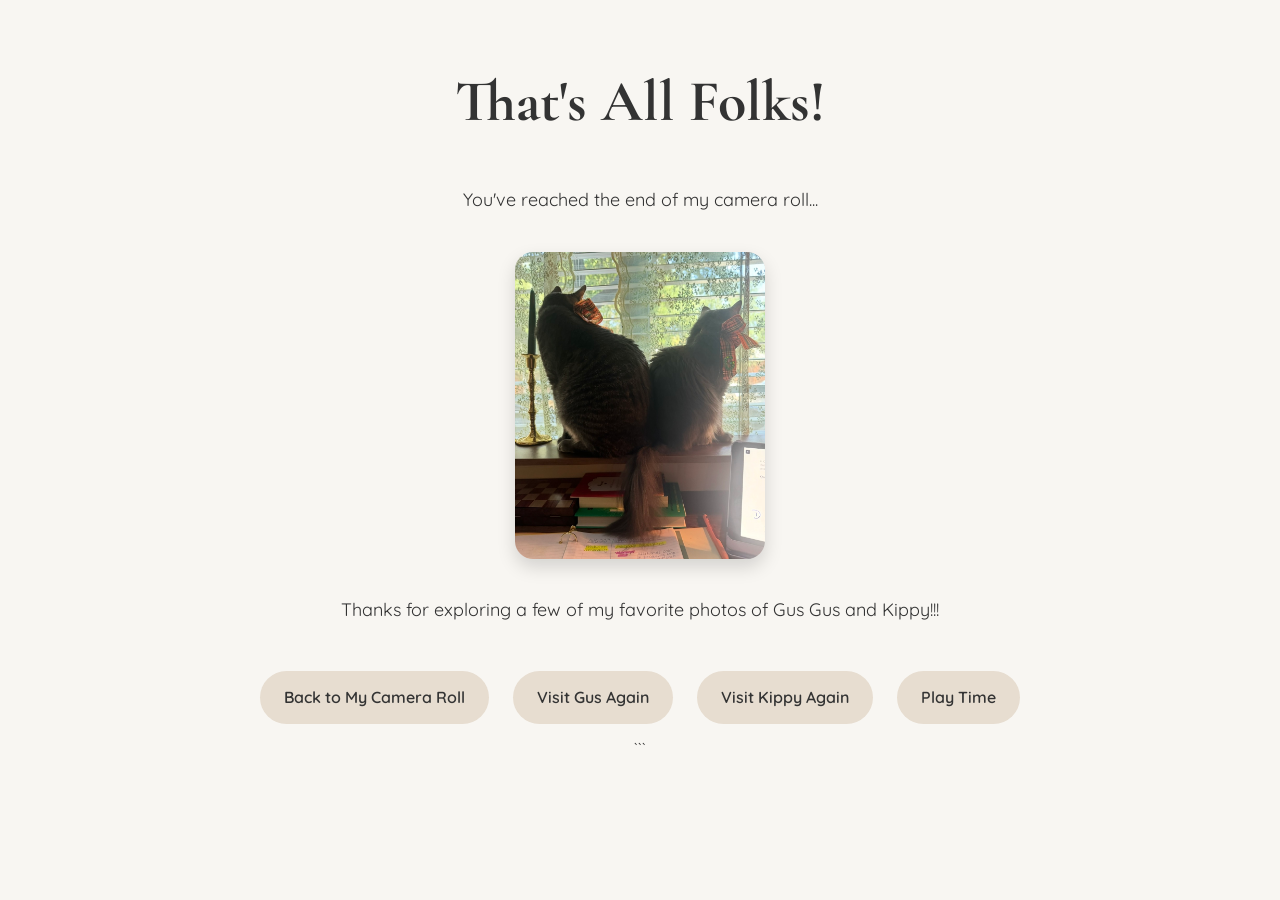
<file: page-10.html>
<!DOCTYPE html>
<html lang="en">

<head>

<meta charset="UTF-8">
<title> That's All Folks! </title>

<link rel="stylesheet" href="assets/css/styles.css">

</head>

<body>

<h1> That's All Folks! </h1>

<p>
You've reached the end of my camera roll...
</p>

<div class="gallery">

<a href="index.html">
    <img src="assets/img/twins.jpg" alt="Gus and Kippy Together">
</a>

</div>

<p>
Thanks for exploring a few of my favorite photos of Gus Gus and Kippy!!!

<div class="links">

<a href="index.html"> Back to My Camera Roll</a>

<a href="page-2.html"> Visit Gus Again</a>

<a href="page-3.html"> Visit Kippy Again</a>

<a href="page-4.html"> Play Time</a>

</div>

</body>

</html>
```
</file>
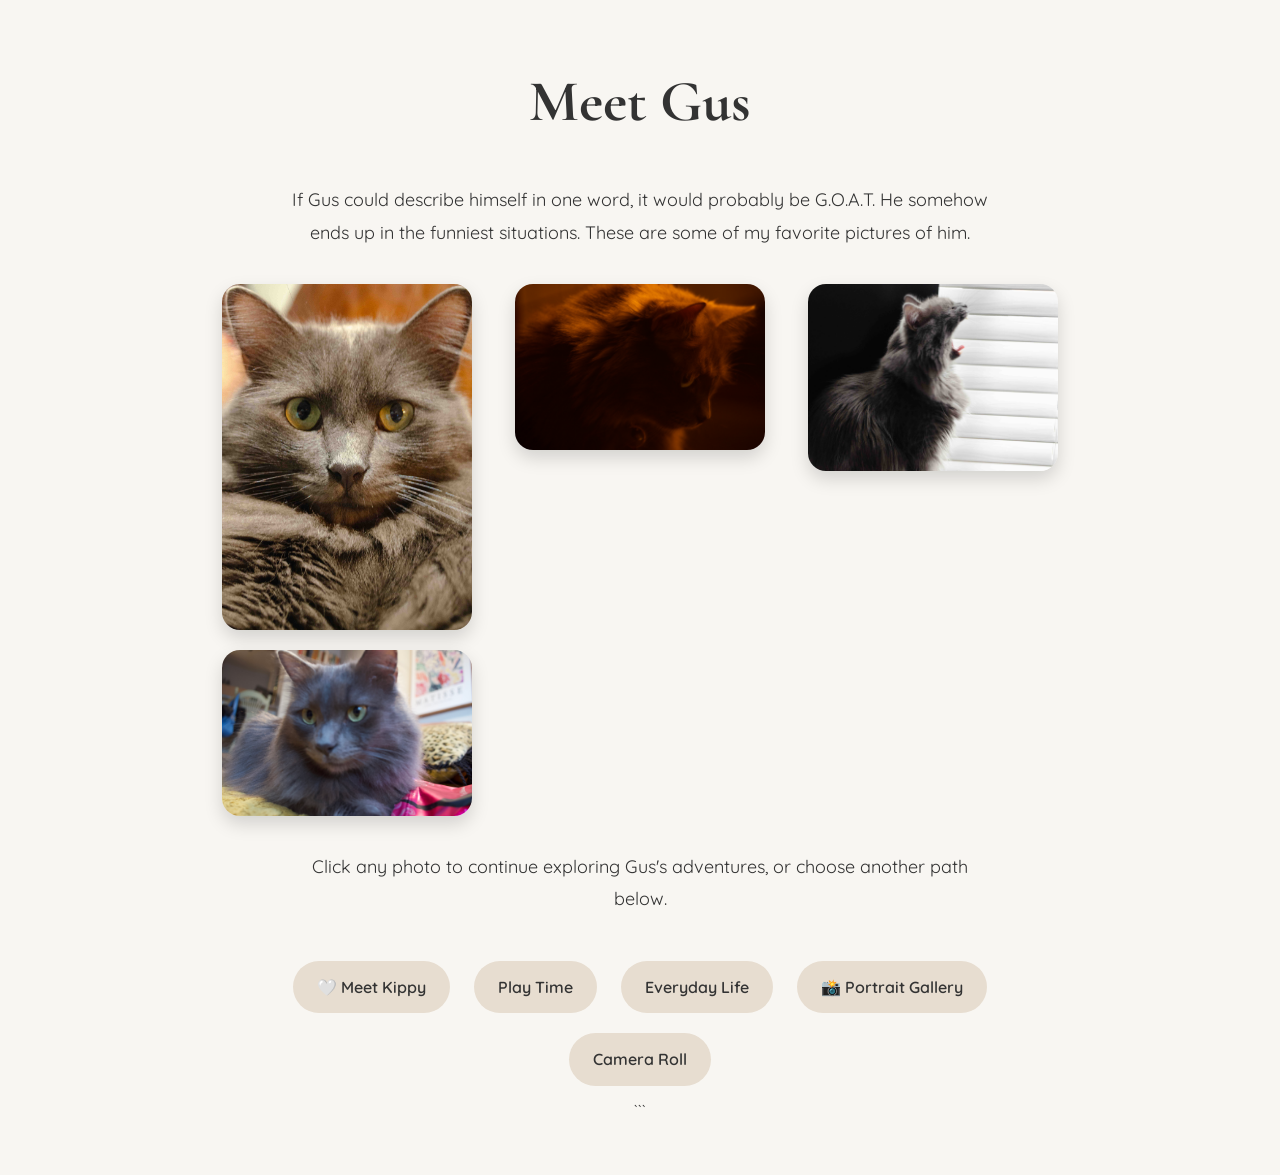
<file: page-2.html>
<!DOCTYPE html>
<html lang="en">

<head>

<meta charset="UTF-8">
<title>Meet Gus</title>

<link rel="stylesheet" href="assets/css/styles.css">

</head>

<body>

<h1>Meet Gus</h1>

<p>
If Gus could describe himself in one word, it would probably be G.O.A.T. He somehow ends up in the funniest situations. These are some of my favorite pictures of him.
</p>

<div class="gallery">

<a href="page-4.html">
    <img src="assets/img/gusface.jpg" alt="Gus">
</a>

<a href="page-6.html">
    <img src="assets/img/orange.jpg" alt="Orange Portrait">
</a>

<a href="page-9.html">
    <img src="assets/img/yawn.jpg" alt="Yawning Gus">
</a>

<a href="page-5.html">
    <img src="assets/img/colorfulgus.jpg" alt="Colorful Gus">
</a>

</div>

<p>

Click any photo to continue exploring Gus's adventures, or choose another path below.

</p>

<div class="links">

<a href="page-3.html">🤍 Meet Kippy</a>

<a href="page-4.html"> Play Time</a>

<a href="page-5.html"> Everyday Life</a>

<a href="page-6.html">📸 Portrait Gallery</a>

<a href="index.html"> Camera Roll</a>

</div>

</body>

</html>
```
</file>
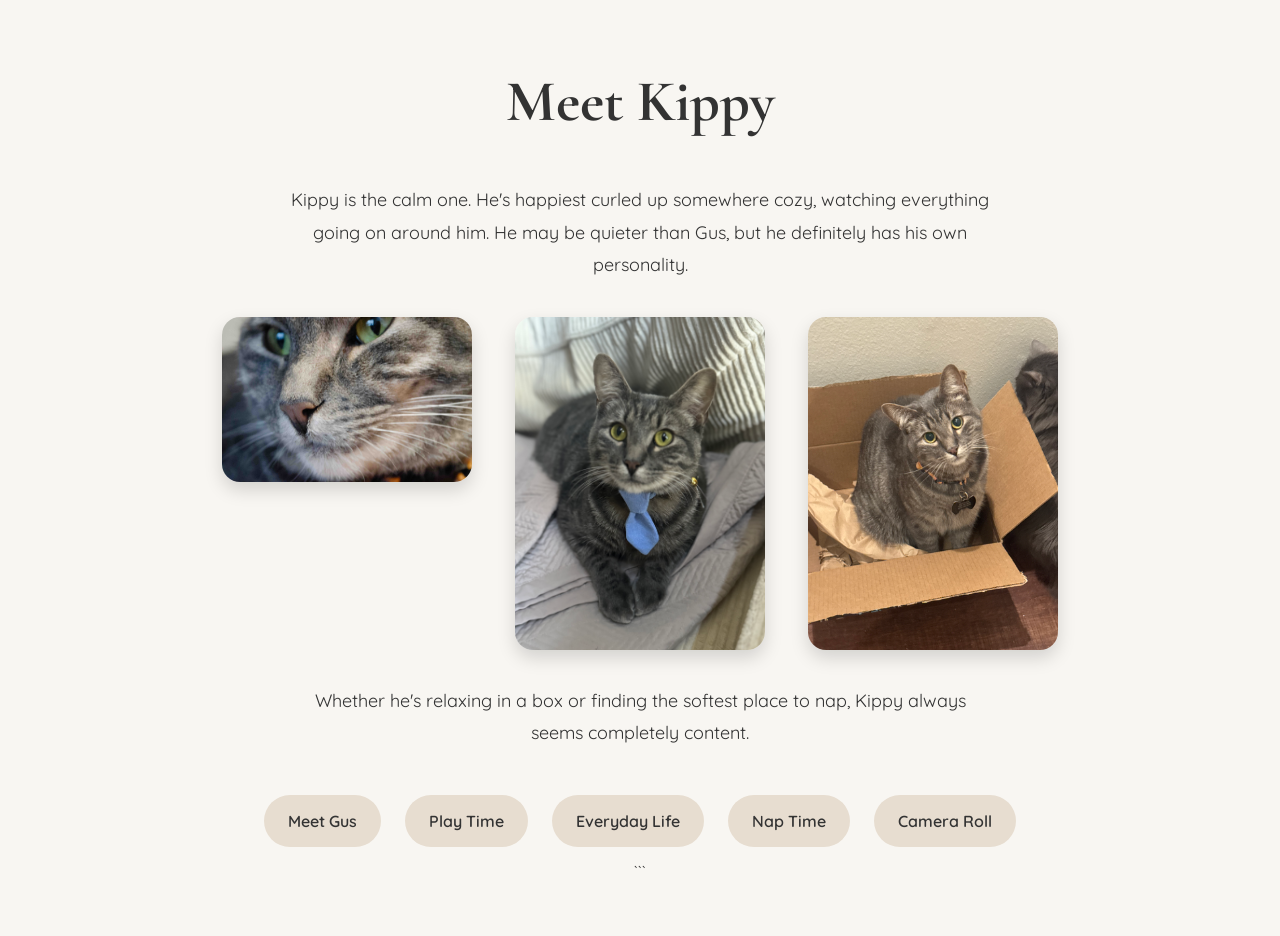
<file: page-3.html>
<!DOCTYPE html>
<html lang="en">

<head>

<meta charset="UTF-8">
<title>Meet Kippy</title>

<link rel="stylesheet" href="assets/css/styles.css">

</head>

<body>

<h1>Meet Kippy</h1>

<p>
Kippy is the calm one. He's happiest curled up somewhere cozy, watching everything going on around him. He may be quieter than Gus, but he definitely has his own personality.
</p>

<div class="gallery">

<a href="page-8.html">
    <img src="assets/img/kipcloseup.jpg" alt="Kippy">
</a>

<a href="page-7.html">
    <img src="assets/img/handsomekip.jpg" alt="Handsome Kippy">
</a>

<a href="page-5.html">
    <img src="assets/img/box.jpg" alt="Kippy in a Box">
</a>

</div>

<p>

Whether he's relaxing in a box or finding the softest place to nap, Kippy always seems completely content.

</p>

<div class="links">

<a href="page-2.html"> Meet Gus</a>

<a href="page-4.html"> Play Time</a>

<a href="page-5.html"> Everyday Life</a>

<a href="page-8.html"> Nap Time</a>

<a href="index.html"> Camera Roll</a>

</div>

</body>

</html>
```
</file>
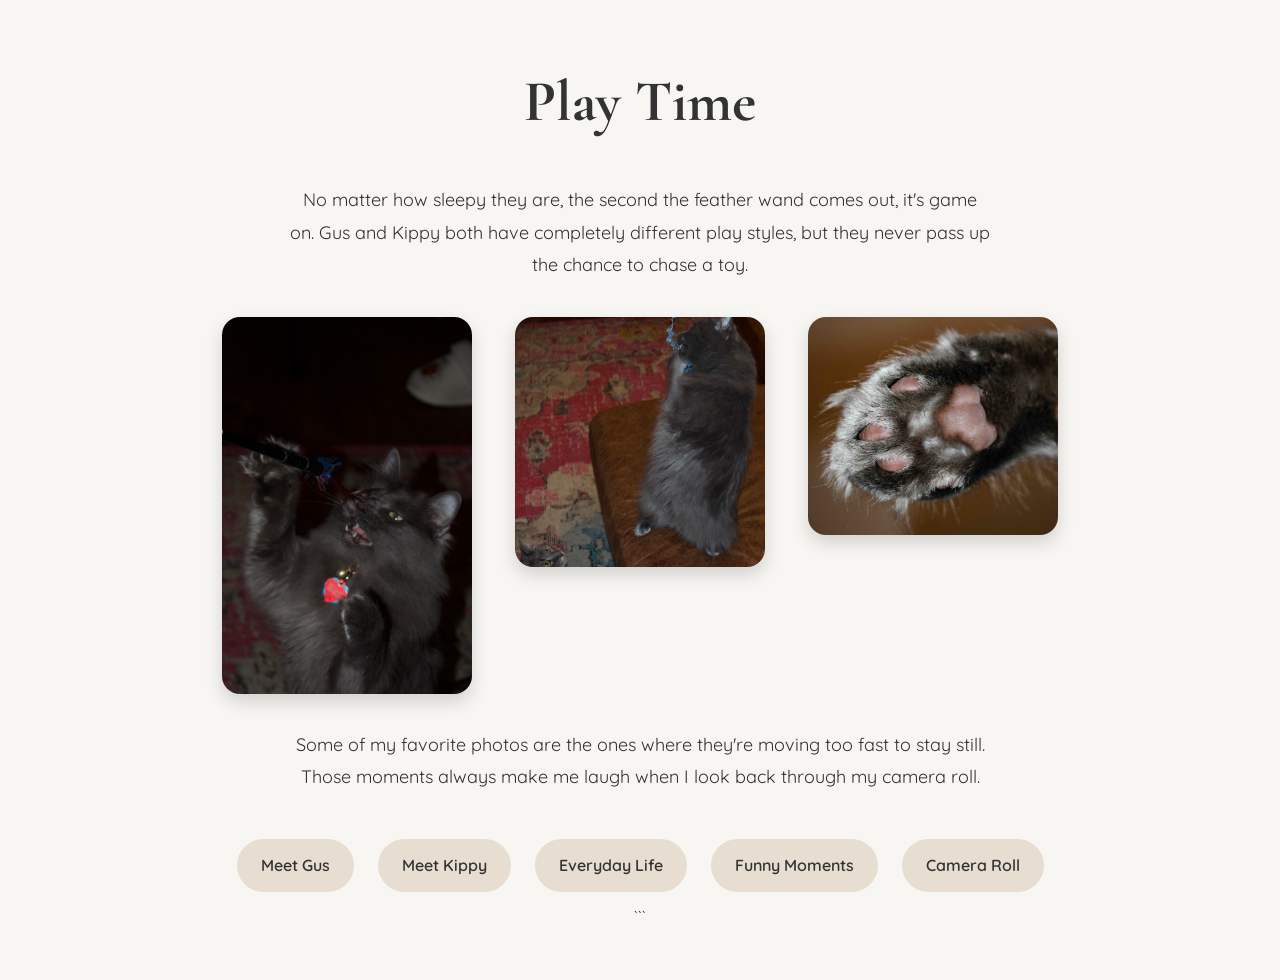
<file: page-4.html>
<!DOCTYPE html>
<html lang="en">

<head>

<meta charset="UTF-8">
<title>Play Time</title>

<link rel="stylesheet" href="assets/css/styles.css">

</head>

<body>

<h1>Play Time</h1>

<p>
No matter how sleepy they are, the second the feather wand comes out, it's game on. Gus and Kippy both have completely different play styles, but they never pass up the chance to chase a toy.
</p>

<div class="gallery">

<a href="page-9.html">
    <img src="assets/img/play.jpg" alt="Play Time">
</a>

<a href="page-2.html">
    <img src="assets/img/standing.jpg" alt="Standing">
</a>

<a href="page-10.html">
    <img src="assets/img/paw.jpg" alt="Paw">
</a>

</div>

<p>
Some of my favorite photos are the ones where they're moving too fast to stay still. Those moments always make me laugh when I look back through my camera roll.
</p>

<div class="links">

<a href="page-2.html"> Meet Gus</a>

<a href="page-3.html"> Meet Kippy</a>

<a href="page-5.html"> Everyday Life</a>

<a href="page-9.html"> Funny Moments</a>

<a href="index.html"> Camera Roll</a>

</div>

</body>

</html>
```
</file>
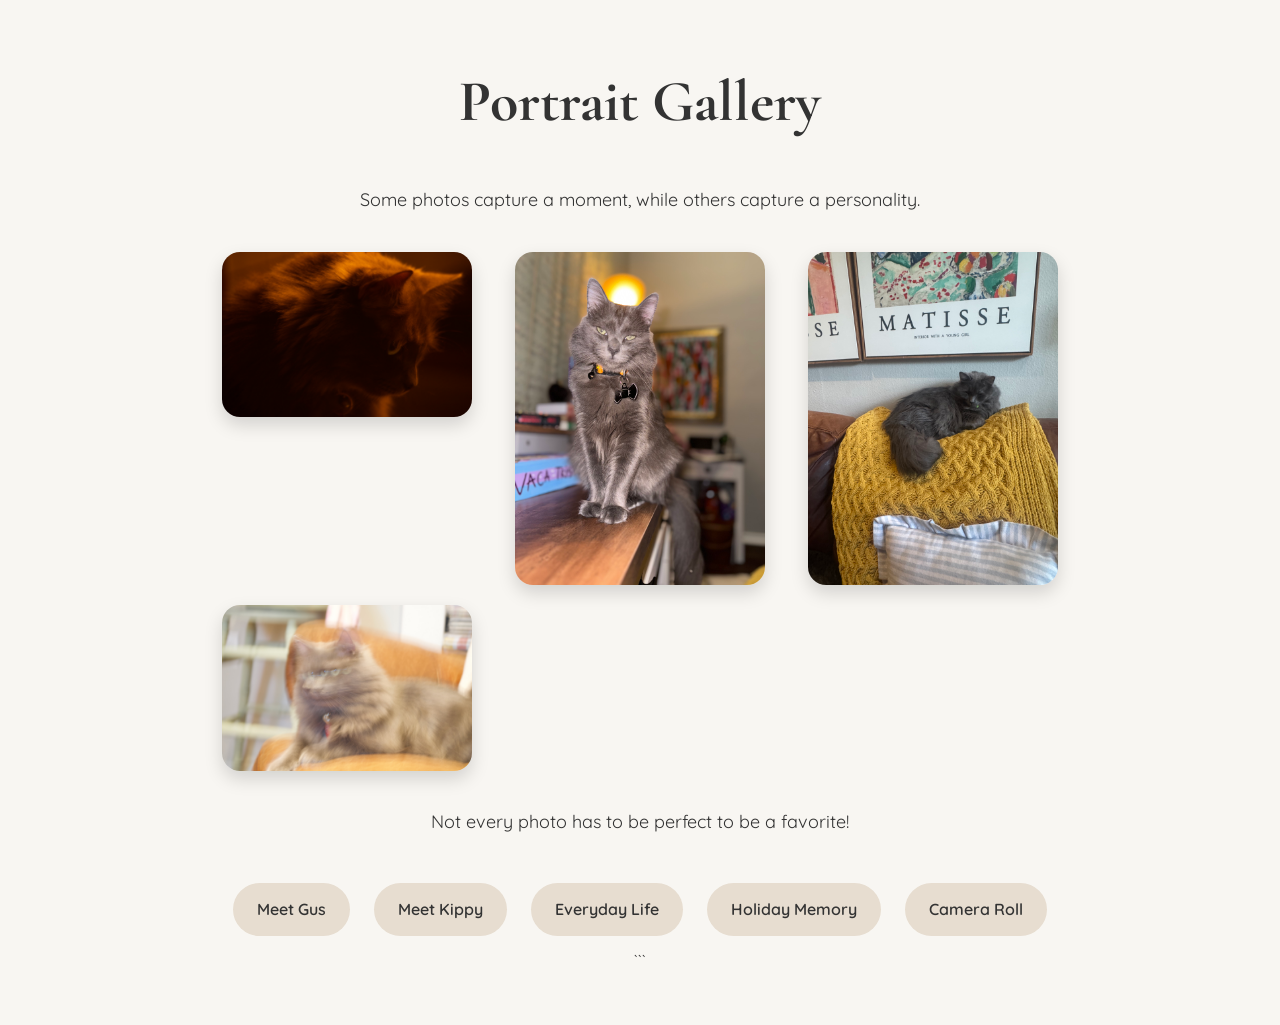
<file: page-6.html>
<!DOCTYPE html>
<html lang="en">

<head>

<meta charset="UTF-8">
<title>Portrait Gallery</title>

<link rel="stylesheet" href="assets/css/styles.css">

</head>

<body>

<h1>Portrait Gallery</h1>

<p>
Some photos capture a moment, while others capture a personality. 
<div class="gallery">

<a href="page-2.html">
    <img src="assets/img/orange.jpg" alt="Portrait of Gus">
</a>

<a href="page-3.html">
    <img src="assets/img/nebe.jpg" alt="Portrait of Kippy">
</a>

<a href="page-10.html">
    <img src="assets/img/matisse.jpg" alt="Portrait">
</a>

<a href="page-9.html">
    <img src="assets/img/blurry.jpg" alt="Blurry Portrait">
</a>

</div>

<p>
Not every photo has to be perfect to be a favorite! 
</p>

<div class="links">

<a href="page-2.html"> Meet Gus</a>

<a href="page-3.html"> Meet Kippy</a>

<a href="page-5.html"> Everyday Life</a>

<a href="page-7.html"> Holiday Memory</a>

<a href="index.html"> Camera Roll</a>

</div>

</body>

</html>
```
</file>
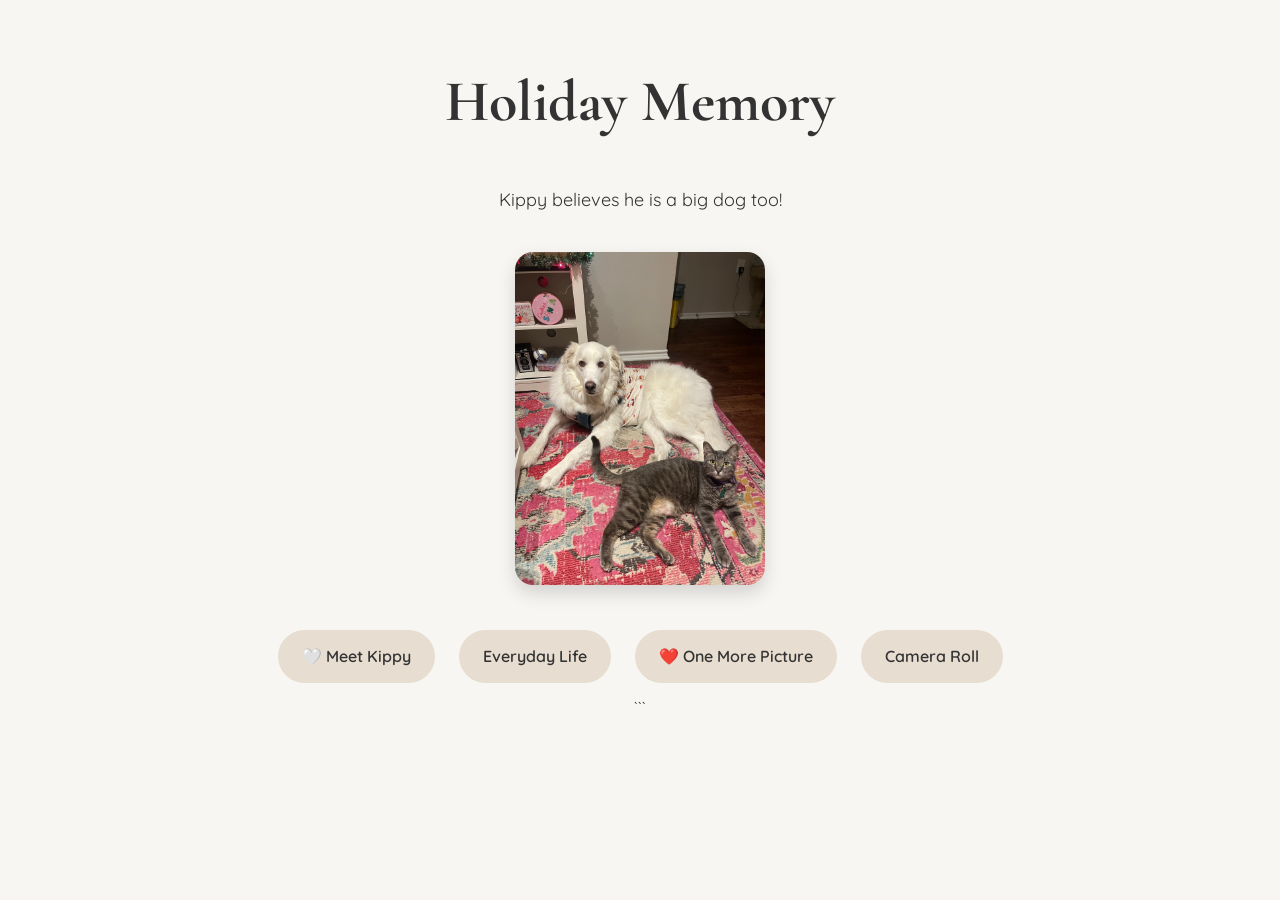
<file: page-7.html>
<!DOCTYPE html>
<html lang="en">

<head>

<meta charset="UTF-8">
<title>Holiday Memory</title>

<link rel="stylesheet" href="assets/css/styles.css">

</head>

<body>

<h1>Holiday Memory</h1>

<p>
Kippy believes he is a big dog too!
</p>

<div class="gallery">

<a href="page-8.html">
    <img src="assets/img/dollykip.jpg" alt="Holiday Kippy">
</a>

</div>

<p>

<div class="links">

<a href="page-3.html">🤍 Meet Kippy</a>

<a href="page-5.html"> Everyday Life</a>

<a href="page-10.html">❤️ One More Picture</a>

<a href="index.html"> Camera Roll</a>

</div>

</body>

</html>
```
</file>
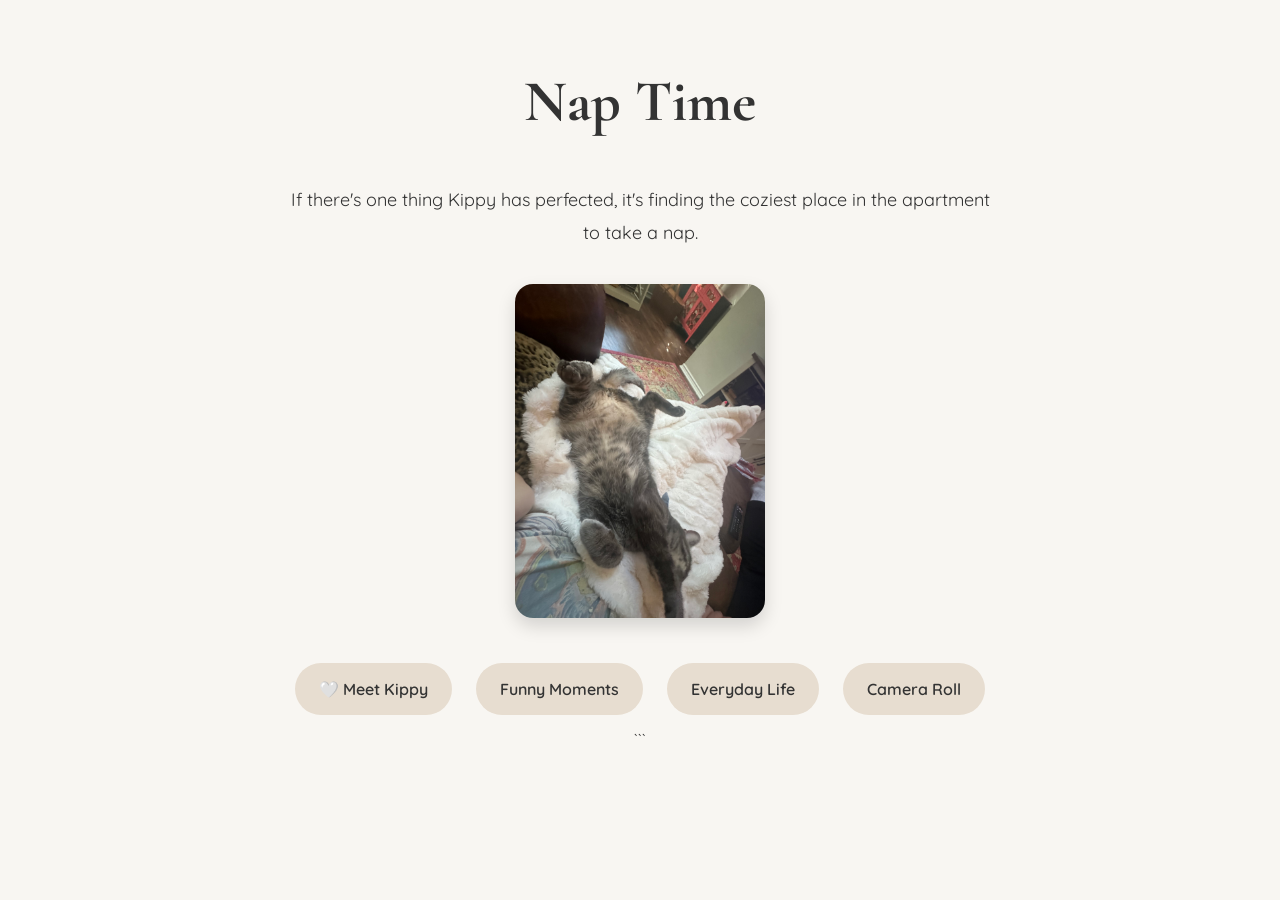
<file: page-8.html>
<!DOCTYPE html>
<html lang="en">

<head>

<meta charset="UTF-8">
<title>Nap Time</title>

<link rel="stylesheet" href="assets/css/styles.css">

</head>

<body>

<h1>Nap Time</h1>

<p>
If there's one thing Kippy has perfected, it's finding the coziest place in the apartment to take a nap. 

<div class="gallery">

<a href="page-3.html">
    <img src="assets/img/bellyup.jpg" alt="Kippy Napping">
</a>

</div>

<p>

</p>

<div class="links">

<a href="page-3.html">🤍 Meet Kippy</a>

<a href="page-9.html"> Funny Moments</a>

<a href="page-5.html"> Everyday Life</a>

<a href="index.html"> Camera Roll</a>

</div>

</body>

</html>
```
</file>
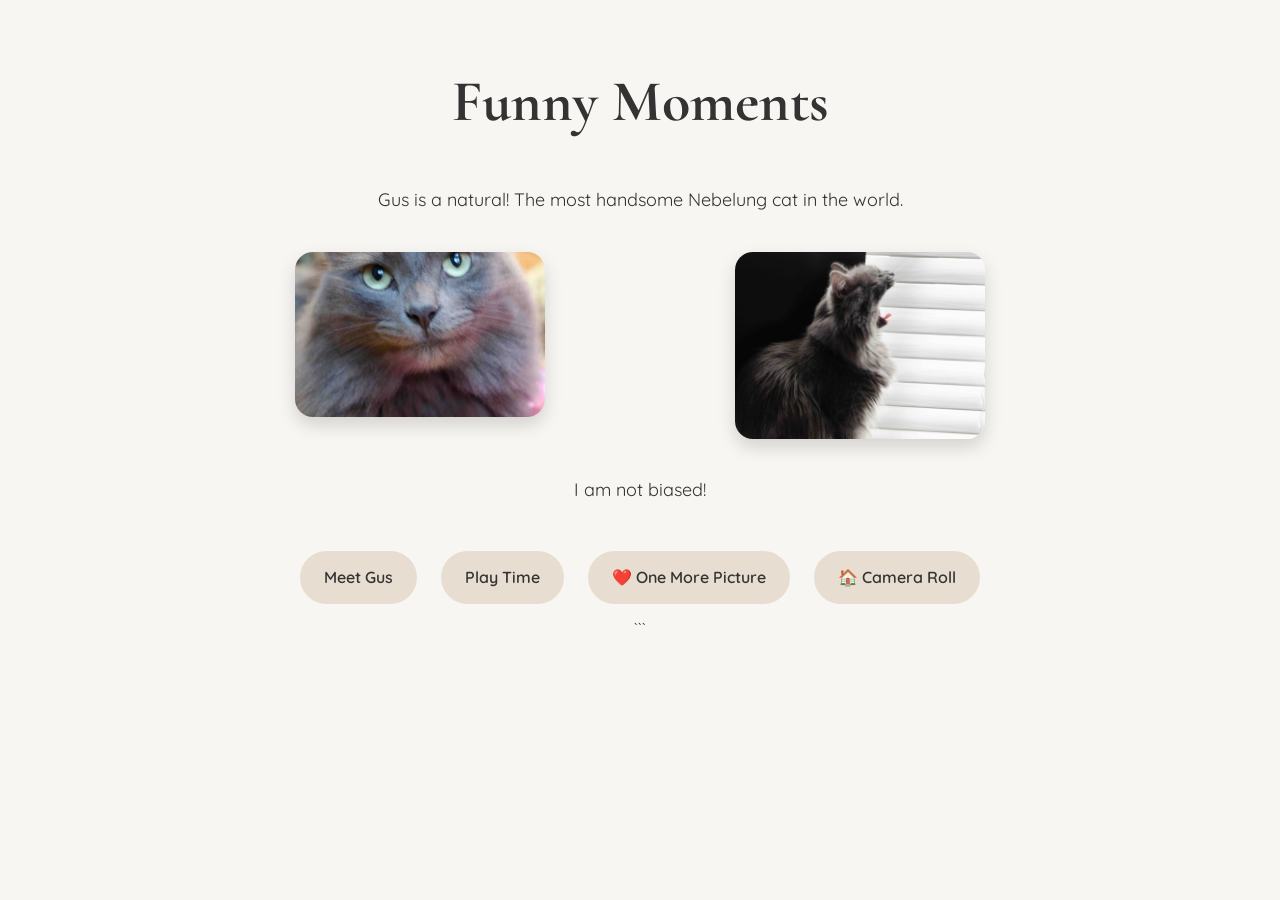
<file: page-9.html>
<!DOCTYPE html>
<html lang="en">

<head>

<meta charset="UTF-8">
<title>Funny Moments</title>

<link rel="stylesheet" href="assets/css/styles.css">

</head>

<body>

<h1>Funny Moments</h1>

<p>
Gus is a natural! The most handsome Nebelung cat in the world. 
</p>

<div class="gallery">

<a href="page-2.html">
    <img src="assets/img/smile.jpg" alt="Smiling Gus">
</a>

<a href="page-10.html">
    <img src="assets/img/yawn.jpg" alt="Yawning Gus">
</a>

</div>

<p>
I am not biased!
</p>

<div class="links">

<a href="page-2.html"> Meet Gus</a>

<a href="page-4.html"> Play Time</a>

<a href="page-10.html">❤️ One More Picture</a>

<a href="index.html">🏠 Camera Roll</a>

</div>

</body>

</html>
```
</file>
<file: assets/css/styles.css>
@import url('https://fonts.googleapis.com/css2?family=Cormorant+Garamond:wght@500;700&family=Quicksand:wght@400;500;700&display=swap');

/* ---------- Reset ---------- */

*{
    margin:0;
    padding:0;
    box-sizing:border-box;
}

/* ---------- Body ---------- */

body{
    background:#f8f6f2;
    color:#333;
    font-family:'Quicksand', sans-serif;
    max-width:900px;
    margin:auto;
    padding:50px 20px;
    text-align:center;
    line-height:1.8;
}

/* ---------- Headings ---------- */

h1{
    font-family:'Cormorant Garamond', serif;
    font-size:58px;
    margin-bottom:10px;
}

h2{
    font-family:'Cormorant Garamond', serif;
    font-size:32px;
    color:#666;
    margin-bottom:30px;
}

/* ---------- Paragraph ---------- */

p{
    max-width:700px;
    margin:30px auto;
    font-size:18px;
}

/* ---------- Images ---------- */

img{
    width:450px;
    max-width:90%;
    border-radius:18px;
    box-shadow:0 8px 18px rgba(0,0,0,.15);
    margin:30px auto;
    display:block;
    transition:.3s;
}

/* Homepage image */

.hero{
    width:600px;
}

/* Slight zoom when hovering */

img:hover{
    transform:scale(1.02);
}

/* ---------- Links ---------- */

.links{
    margin-top:35px;
}

.links a{
    display:inline-block;
    margin:10px;
    padding:12px 24px;
    background:#e7ddd0;
    color:#333;
    text-decoration:none;
    border-radius:30px;
    font-weight:600;
    transition:.25s;
}

.links a:hover{
    background:#d4c5b2;
    transform:translateY(-2px);
}

/* ---------- Home Link ---------- */

.home{
    margin-top:40px;
}

/* ---------- Footer ---------- */

footer{
    margin-top:60px;
    color:#888;
    font-size:14px;
}

/* ---------- Mobile ---------- */

@media(max-width:700px){

    h1{
        font-size:42px;
    }

    p{
        font-size:16px;
    }

    img{
        width:95%;
    }

    .hero{
        width:95%;
    }

}

a:hover {
	color: red;
	border-bottom: red 2px dotted;
}
.gallery{
    display:grid;
    grid-template-columns:repeat(auto-fit,minmax(220px,1fr));
    gap:20px;
    margin:35px 0;
}

.gallery img{
    width:100%;
    max-width:250px;
    margin:auto;
}
</file>
